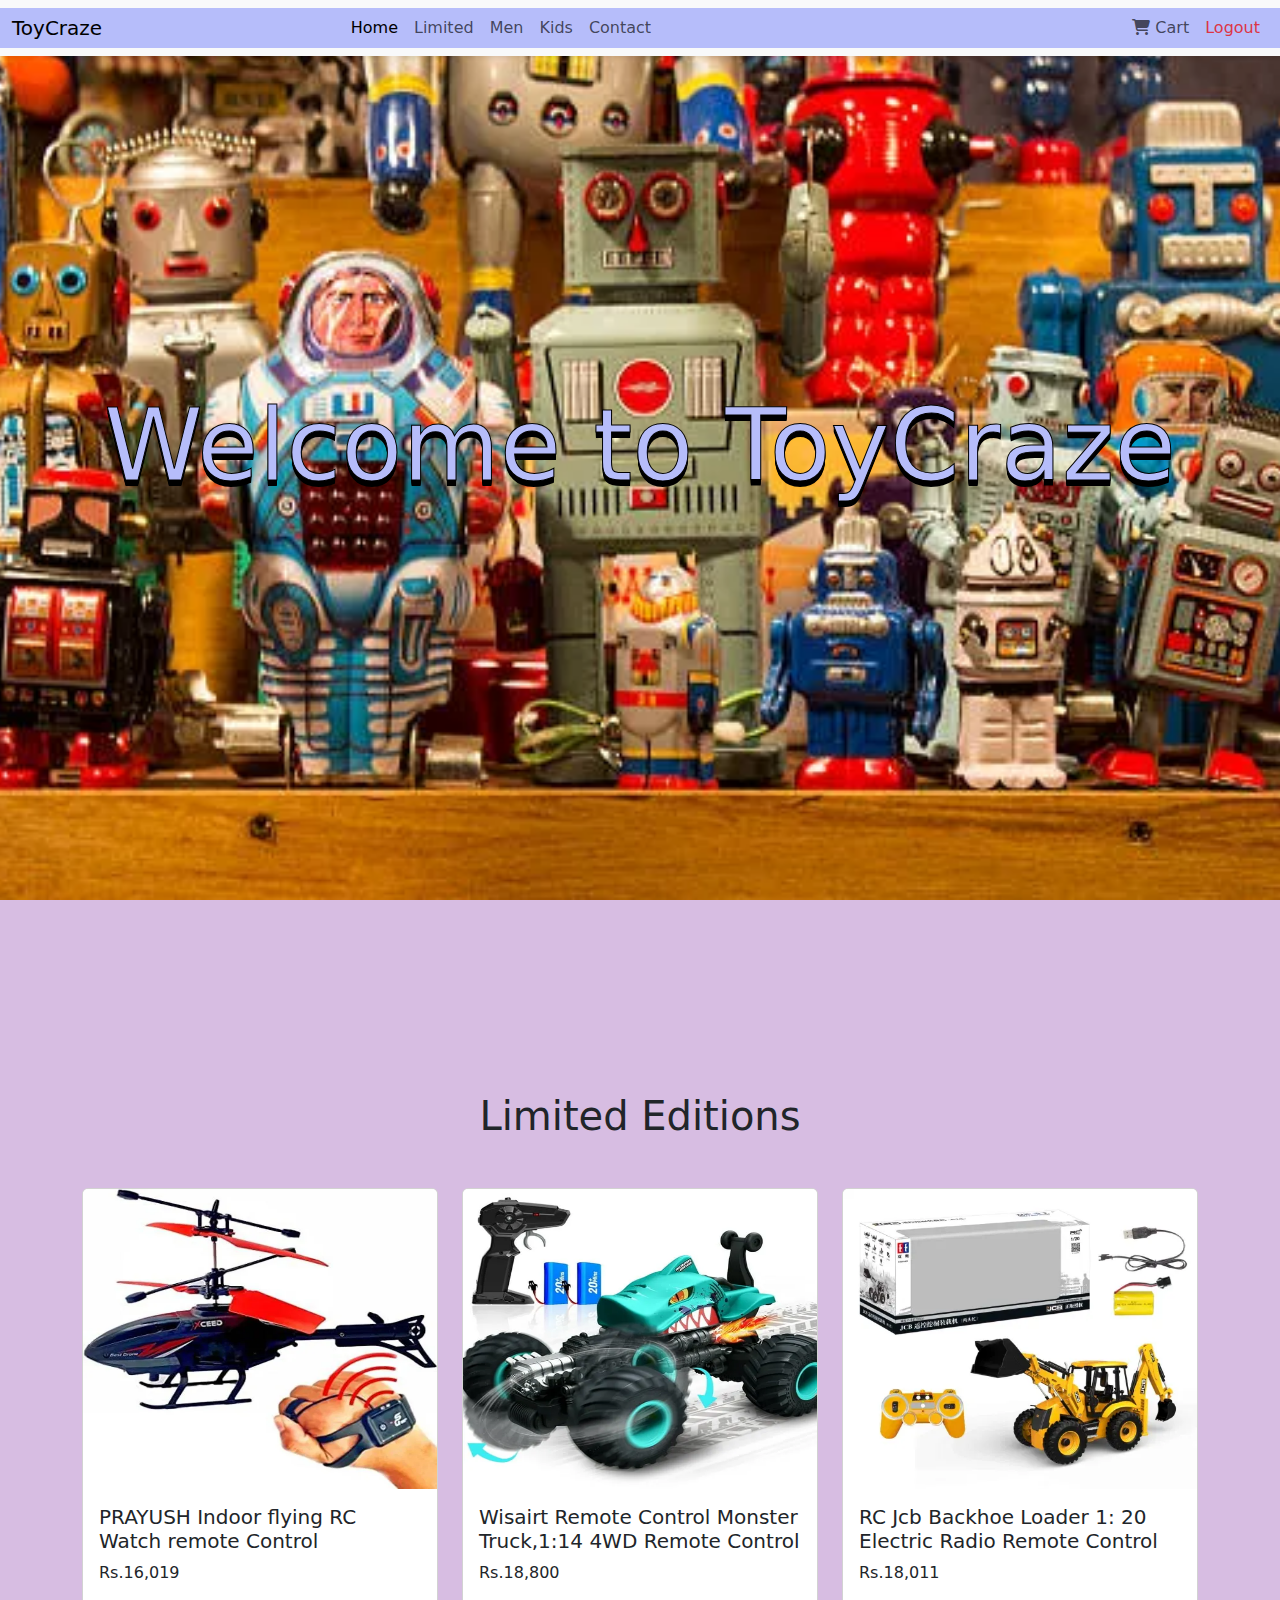
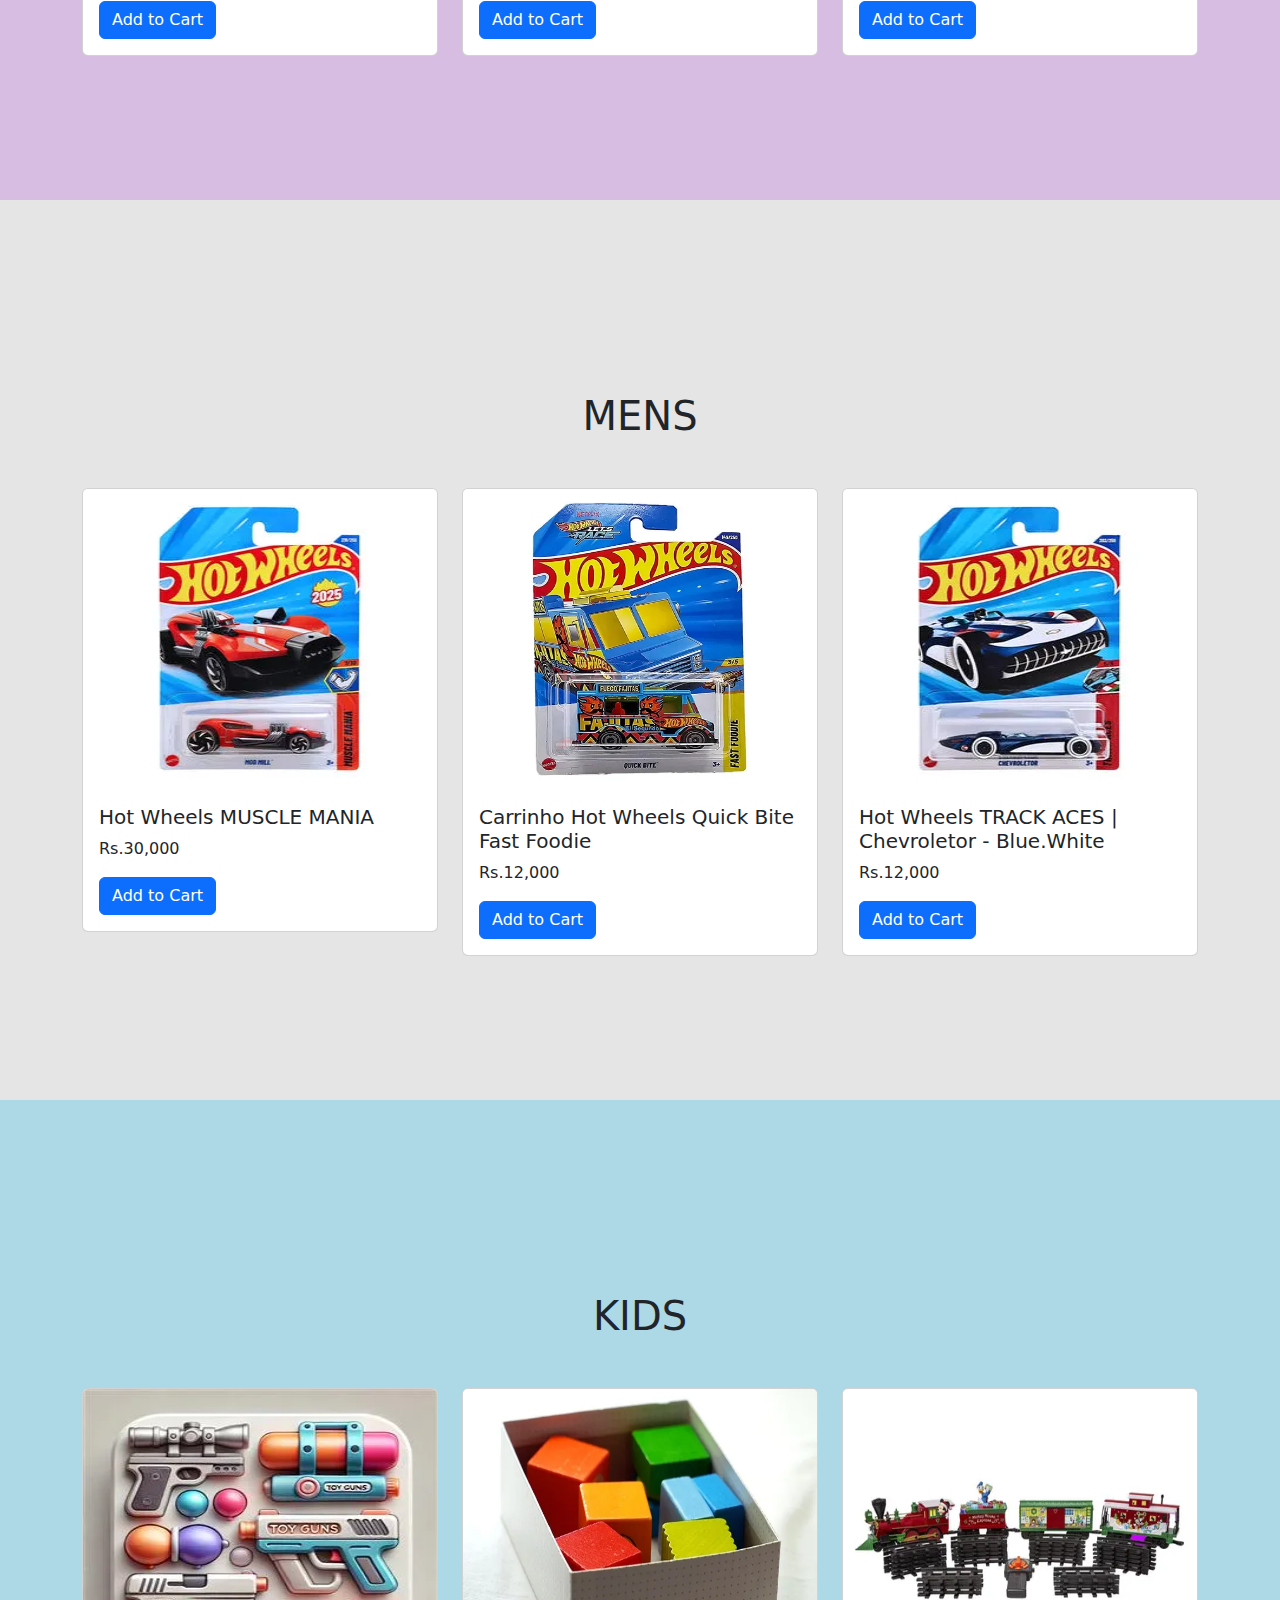
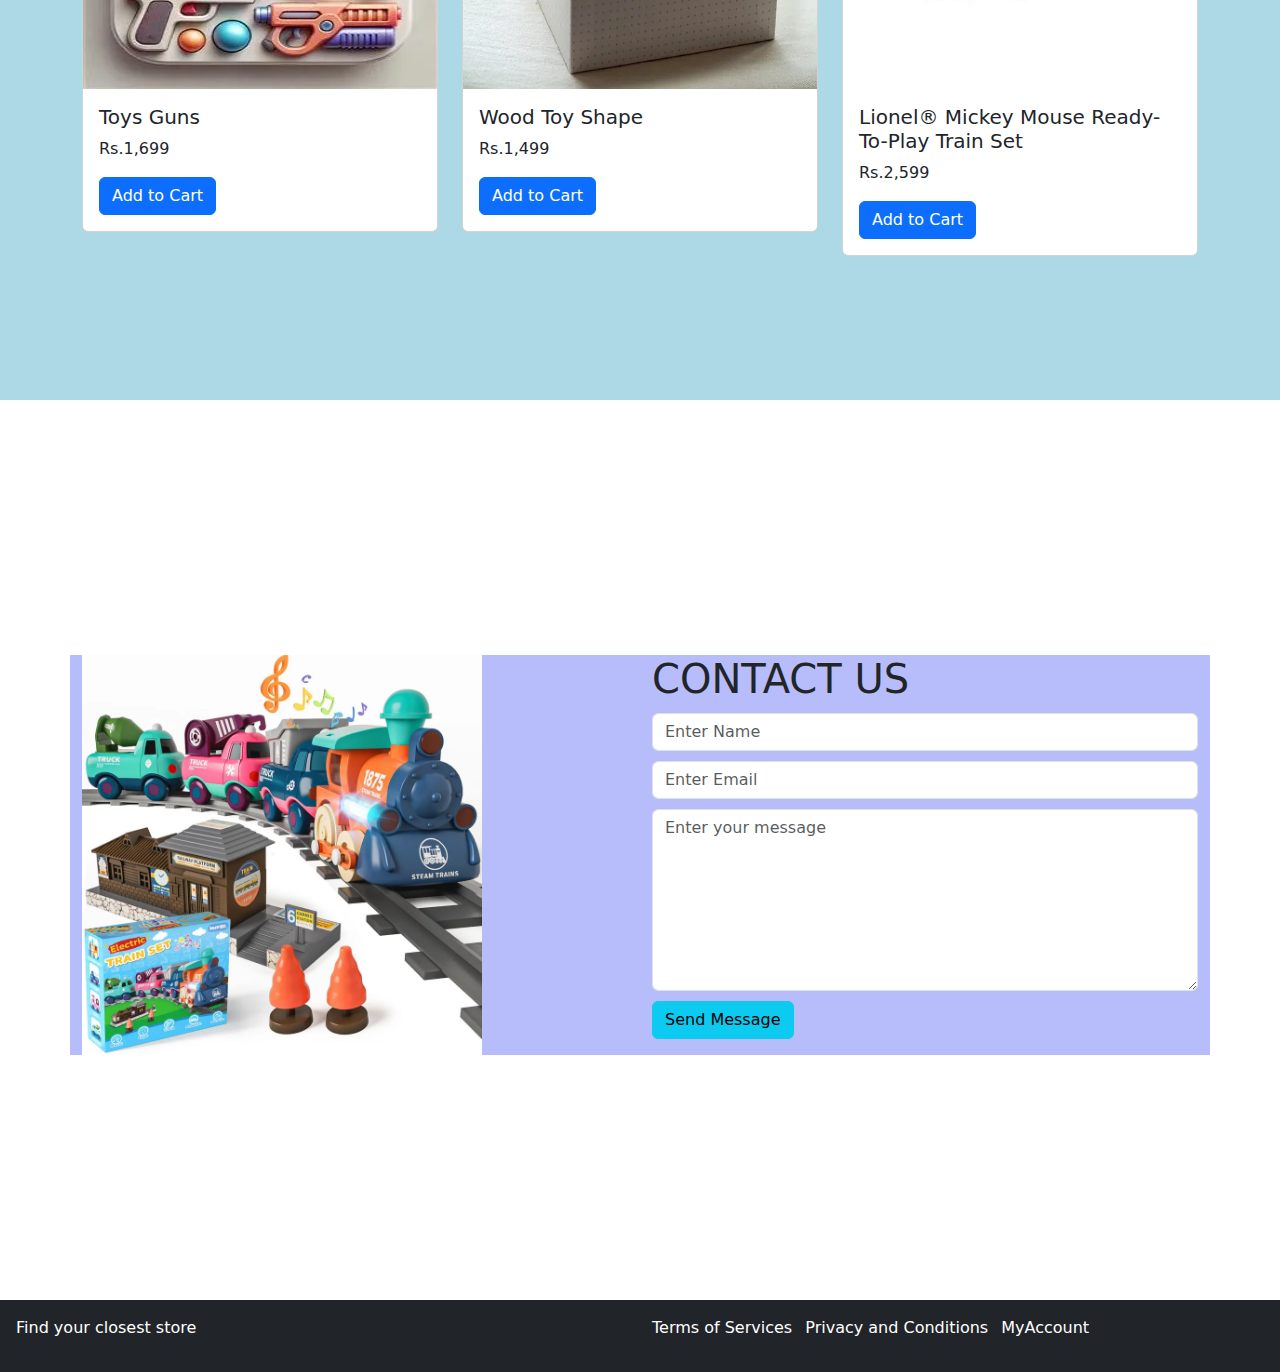
<file: E-commerce/frontend/index.html>
<!DOCTYPE html>
<html lang="en">
<head>
  <meta charset="UTF-8" />
  <meta name="viewport" content="width=device-width, initial-scale=1.0"/>
  <title>ToyCraze</title>
  <link rel="stylesheet" href="style.css" />
  <link href="https://cdn.jsdelivr.net/npm/bootstrap@5.3.6/dist/css/bootstrap.min.css" rel="stylesheet"/>
  <link rel="stylesheet" href="https://cdnjs.cloudflare.com/ajax/libs/font-awesome/6.5.0/css/all.min.css"/>
</head>
<nav class="navbar navbar-expand-lg bg-body-tertiary fixed-top shadow-sm">
  <div class="container-fluid custom-navbar">
    <a class="navbar-brand" href="#">ToyCraze</a>

    <button class="navbar-toggler" type="button" data-bs-toggle="collapse"
      data-bs-target="#navbarSupportedContent" aria-controls="navbarSupportedContent"
      aria-expanded="false" aria-label="Toggle navigation">
      <span class="navbar-toggler-icon"></span>
    </button>

    <div class="collapse navbar-collapse" id="navbarSupportedContent">
      <ul class="navbar-nav mx-auto mb-2 mb-lg-0">
        <li class="nav-item"><a class="nav-link active" href="#home">Home</a></li>
        <li class="nav-item"><a class="nav-link" href="#women">Limited</a></li>
        <li class="nav-item"><a class="nav-link" href="#men">Men</a></li>
        <li class="nav-item"><a class="nav-link" href="#kids">Kids</a></li>
        <li class="nav-item"><a class="nav-link" href="#contact">Contact</a></li>
      </ul>

      <!-- Right-side icons and welcome text -->
      <ul class="navbar-nav ms-auto mb-2 mb-lg-0">
        <li class="nav-item d-flex align-items-center">
          <span id="welcome-user" class="me-3"></span>
        </li>
        <li class="nav-item">
          <a class="nav-link" href="order.html">
            <i class="fas fa-shopping-cart"></i> Cart
          </a>
        </li>
        <li class="nav-item">
          <a class="nav-link text-danger" href="#" onclick="logout()">Logout</a>
        </li>
      </ul>
    </div>
  </div>
</nav>


<section id="home">
  <h1>Welcome to ToyCraze</h1>  
</section>

<!-- WOMEN SECTION -->
<section id="women" class="product-section">
  <div class="container m-5">
    <h1 class="text-center my-5">Limited Editions</h1>
    <div class="row g-4">
      <div class="col-lg-4 col-md-4 col-12">
        <div class="card"><img src="latte.png" class="card-img-top" height="300">
          <div class="card-body">
            <h5 class="card-title">PRAYUSH Indoor flying RC Watch remote Control</h5>
            <p class="card-text">Rs.16,019</p>
            <a href="#" class="btn btn-primary add-to-cart">Add to Cart</a>
          </div>
        </div>
      </div>
      <div class="col-lg-4 col-md-4 col-12">
        <div class="card"><img src="Neol.png" class="card-img-top" height="300">
          <div class="card-body">
            <h5 class="card-title">Wisairt Remote Control Monster Truck,1:14 4WD Remote Control</h5>
            <p class="card-text">Rs.18,800</p>
            <a href="#" class="btn btn-primary add-to-cart">Add to Cart</a>
          </div>
        </div>
      </div>
      <div class="col-lg-4 col-md-4 col-12">
        <div class="card"><img src="Bone.png" class="card-img-top" height="300">
          <div class="card-body">
            <h5 class="card-title">RC Jcb Backhoe Loader 1: 20 Electric Radio Remote Control</h5>
            <p class="card-text">Rs.18,011</p>
            <a href="#" class="btn btn-primary add-to-cart">Add to Cart</a>
          </div>
        </div>
      </div>
    </div>
  </div>
</section>

<!-- MEN SECTION -->
<section id="men" class="product-section">
  <div class="container m-5">
    <h1 class="text-center my-5">MENS</h1>
    <div class="row g-4">
      <div class="col-lg-4 col-md-4 col-12">
        <div class="card"><img src="1.png" class="card-img-top" height="300">
          <div class="card-body">
            <h5 class="card-title">Hot Wheels MUSCLE MANIA </h5>
            <p class="card-text">Rs.30,000</p>
            <a href="#" class="btn btn-primary add-to-cart">Add to Cart</a>
          </div>
        </div>
      </div>
      <div class="col-lg-4 col-md-4 col-12">
        <div class="card"><img src="2.png" class="card-img-top" height="300">
          <div class="card-body">
            <h5 class="card-title">Carrinho Hot Wheels Quick Bite Fast Foodie</h5>
            <p class="card-text">Rs.12,000</p>
            <a href="#" class="btn btn-primary add-to-cart">Add to Cart</a>
          </div>
        </div>
      </div>
      <div class="col-lg-4 col-md-4 col-12">
        <div class="card"><img src="3.png" class="card-img-top" height="300">
          <div class="card-body">
            <h5 class="card-title">Hot Wheels TRACK ACES | Chevroletor - Blue.White</h5>
            <p class="card-text">Rs.12,000</p>
            <a href="#" class="btn btn-primary add-to-cart">Add to Cart</a>
          </div>
        </div>
      </div>
    </div>
  </div>
</section>

<!-- KIDS SECTION -->
<section id="kids" class="product-section">
  <div class="container m-5">
    <h1 class="text-center my-5">KIDS</h1>
    <div class="row g-4">
      <div class="col-lg-4 col-md-4 col-12">
        <div class="card"><img src="k1.png" class="card-img-top" height="300">
          <div class="card-body">
            <h5 class="card-title">Toys Guns</h5>
            <p class="card-text">Rs.1,699</p>
            <a href="#" class="btn btn-primary add-to-cart">Add to Cart</a>
          </div>
        </div>
      </div>
      <div class="col-lg-4 col-md-4 col-12">
        <div class="card"><img src="k2.png" class="card-img-top" height="300">
          <div class="card-body">
            <h5 class="card-title">Wood Toy Shape</h5>
            <p class="card-text">Rs.1,499</p>
            <a href="#" class="btn btn-primary add-to-cart">Add to Cart</a>
          </div>
        </div>
      </div>
      <div class="col-lg-4 col-md-4 col-12">
        <div class="card"><img src="k3.png" class="card-img-top" height="300">
          <div class="card-body">
            <h5 class="card-title">Lionel® Mickey Mouse Ready-To-Play Train Set</h5>
            <p class="card-text">Rs.2,599</p>
            <a href="#" class="btn btn-primary add-to-cart">Add to Cart</a>
          </div>
        </div>
      </div>
    </div>
  </div>
</section>

<!-- CONTACT SECTION -->
<section id="contact">
  <div class="container box">
    <div class="row">
      <div class="col-lg-6 col-md-6 col-6">
        <img src="cont.jpg" height="400" width="400">
      </div>
      <div class="col-lg-6 col-md-6 col-6">
        <h1>CONTACT US</h1>
        <form>
          <input type="text" class="form-control" placeholder="Enter Name">
          <input type="email" class="form-control" placeholder="Enter Email">
          <textarea class="form-control" placeholder="Enter your message" rows="7"></textarea>
          <button class="btn btn-info">Send Message</button>
        </form>
      </div>
    </div>
  </div>
</section>

<!-- FOOTER -->
<footer class="p-3 bg-dark text-white">
  <div class="row">
    <div class="col">
      <p>Find your closest store</p>
    </div>
    <div class="col">
      <ul class="list-inline">
        <li class="list-inline-item"><a class="text-white text-decoration-none" href="#">Terms of Services</a></li>
        <li class="list-inline-item"><a class="text-white text-decoration-none" href="#">Privacy and Conditions</a></li>
        <li class="list-inline-item"><a class="text-white text-decoration-none" href="#">MyAccount</a></li>
      </ul>
    </div>
  </div>
</footer>

<script src="https://cdn.jsdelivr.net/npm/@popperjs/core@2.11.8/dist/umd/popper.min.js"></script>
<script src="https://cdn.jsdelivr.net/npm/bootstrap@5.3.6/dist/js/bootstrap.min.js"></script>
<script src="script.js"></script>
</body>
</html>
</file>
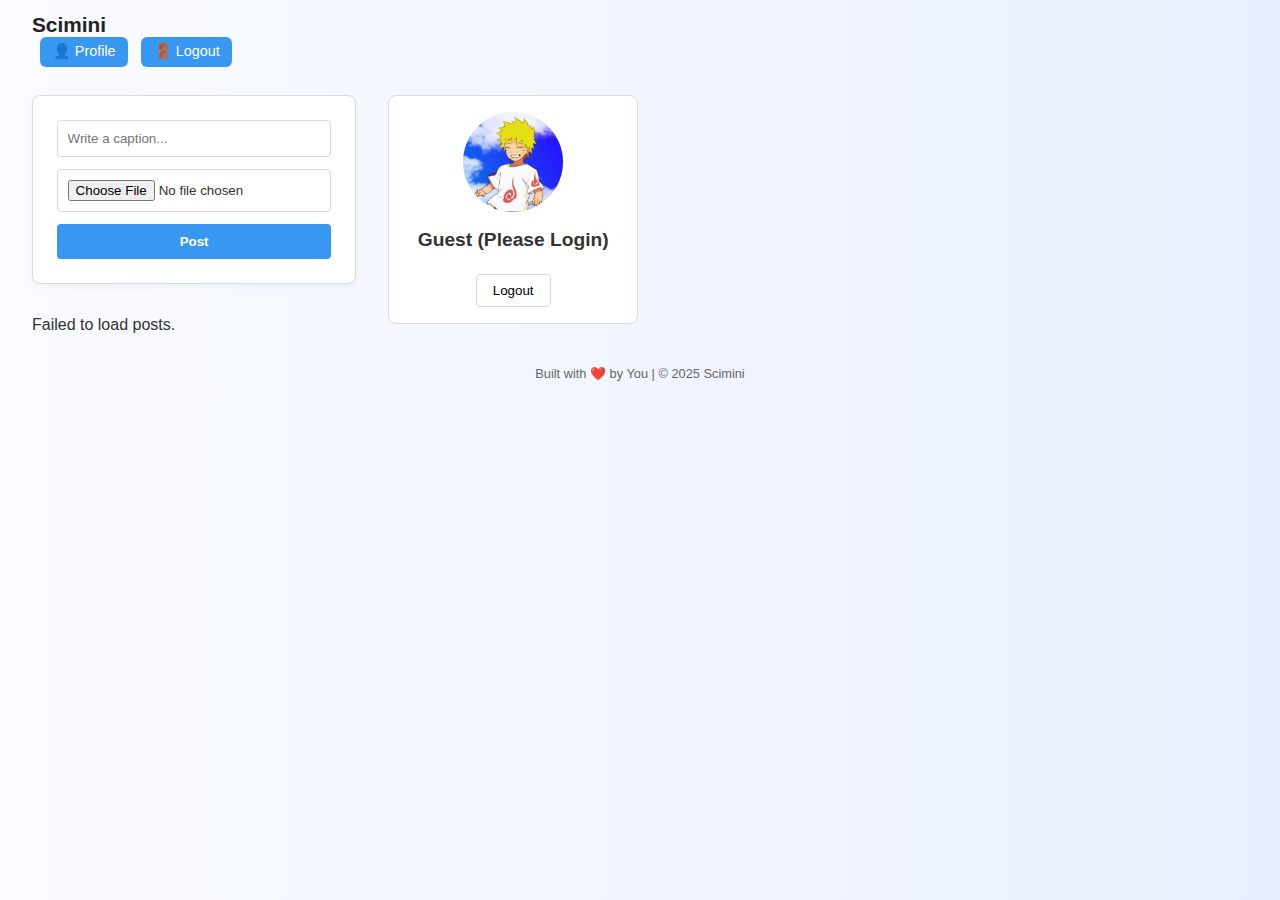
<file: Social media/frontend/index.html>
<!DOCTYPE html>
<html lang="en">
<head>
  <meta charset="UTF-8">
  <title>Social App • Home</title>
  <link rel="stylesheet" href="style.css">
</head>
<body>

  <!-- NAVBAR -->
  <nav class="navbar">
    <div class="logo">Scimini</div>
    <div class="nav-right">
      <button onclick="window.location.href='profile.html'">👤 Profile</button>
      <button onclick="logout()">🚪 Logout</button>
    </div>
  </nav>

  <div class="container">

    <!-- LEFT: FEED -->
    <div>
      <!-- Upload Card -->
      <div class="upload-card">
        <form id="uploadForm" enctype="multipart/form-data">
          <input type="text" name="caption" placeholder="Write a caption..." required>
          <input type="file" name="image" accept="image/*" required>
          <button type="submit">Post</button>
        </form>
      </div>

      <!-- Feed -->
      <div id="feed" class="feed"></div>
    </div>

    <!-- RIGHT: PROFILE SIDEBAR -->
    <aside class="profile-sidebar">
      <img id="profilePic" src="abc.png" alt="Profile Pic" onerror="this.src='abc.png'">
      <h2 id="loggedUser">@loading</h2>
      <button onclick="logout()">Logout</button>
    </aside>

  </div>
  <footer style="text-align:center; padding: 1rem; font-size: 0.8rem; color:#666;">
  Built with ❤️ by You | © 2025 Scimini
</footer>

  <script src="scripts.js"></script>
</body>
</html>
</file>
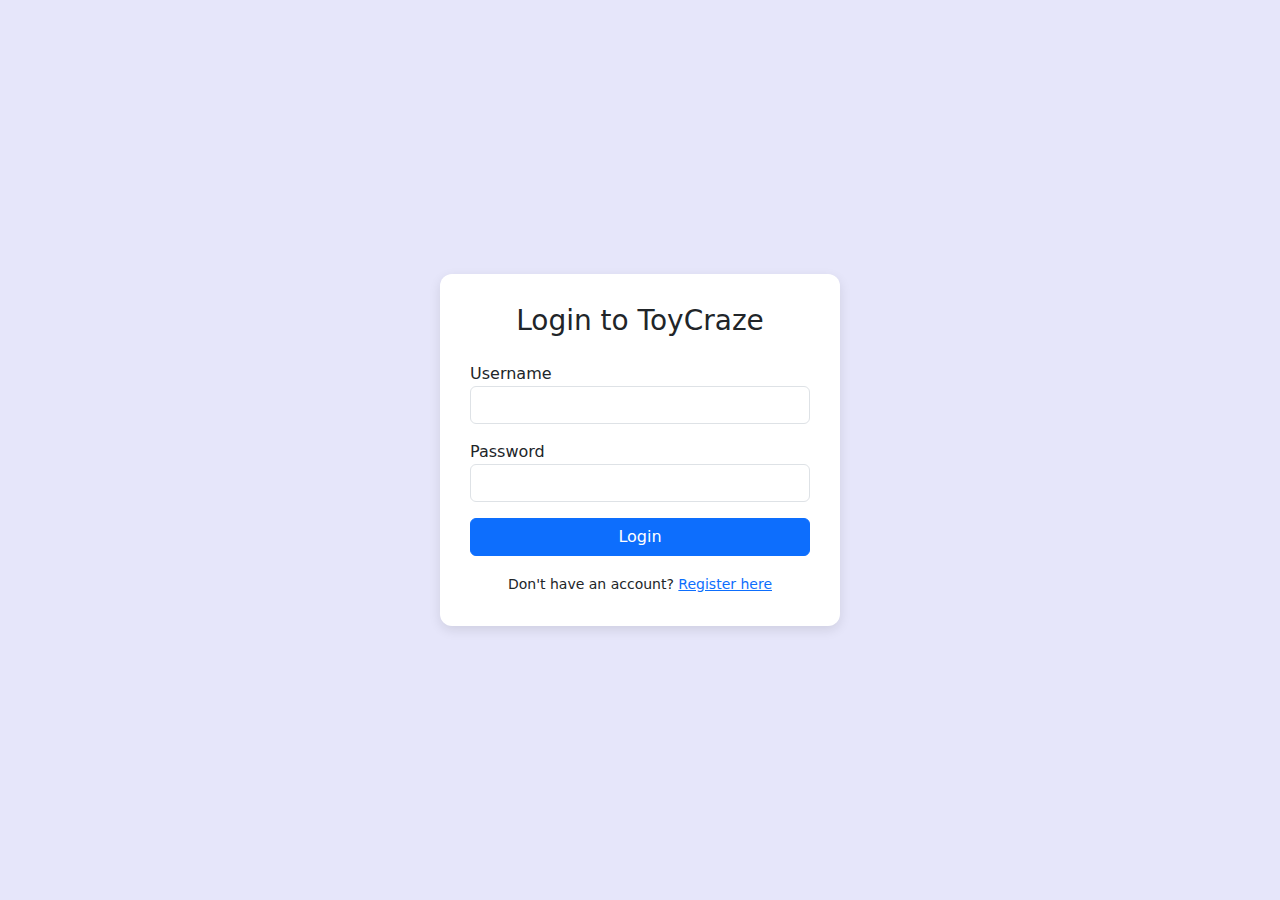
<file: E-commerce/frontend/login.html>
<!DOCTYPE html>
<html lang="en">
<head>
  <meta charset="UTF-8" />
  <title>Login - ToyCraze</title>
  <link href="https://cdn.jsdelivr.net/npm/bootstrap@5.3.6/dist/css/bootstrap.min.css" rel="stylesheet" />
  <style>
    body {
      background-color: #e6e6fa;
      display: flex;
      justify-content: center;
      align-items: center;
      height: 100vh;
    }
    .login-box {
      background: white;
      padding: 30px;
      border-radius: 12px;
      box-shadow: 0 4px 12px rgba(0,0,0,0.1);
      width: 100%;
      max-width: 400px;
    }
  </style>
</head>
<body>
  <div class="login-box">
    <h3 class="text-center mb-4">Login to ToyCraze</h3>
    <form id="login-form">
      <div class="mb-3">
        <label>Username</label>
        <input type="text" class="form-control" id="username" required />
      </div>
      <div class="mb-3">
        <label>Password</label>
        <input type="password" class="form-control" id="password" required />
      </div>
      <button class="btn btn-primary w-100" type="submit">Login</button>
    </form>
    <div class="mt-3 text-center">
      <small>Don't have an account? <a href="register.html">Register here</a></small>
    </div>
  </div>

  <script>
  document.getElementById("login-form").addEventListener("submit", async function(e) {
    e.preventDefault();

    const username = document.getElementById("username").value;
    const password = document.getElementById("password").value;

    try {
      const res = await fetch("http://localhost:5000/api/login", {
        method: "POST",
        headers: {
          "Content-Type": "application/json"
        },
        credentials: "include",
        body: JSON.stringify({ username, password })
      });

      const data = await res.json();

      if (data.success) {
        localStorage.setItem("user", JSON.stringify(data.user));
        window.location.href = "index.html";
      } else {
        alert(data.message || "Login failed");
      }
    } catch (err) {
      alert("Error logging in");
      console.error("Login error:", err);
    }
  });
</script>

</body>
</html>
</file>
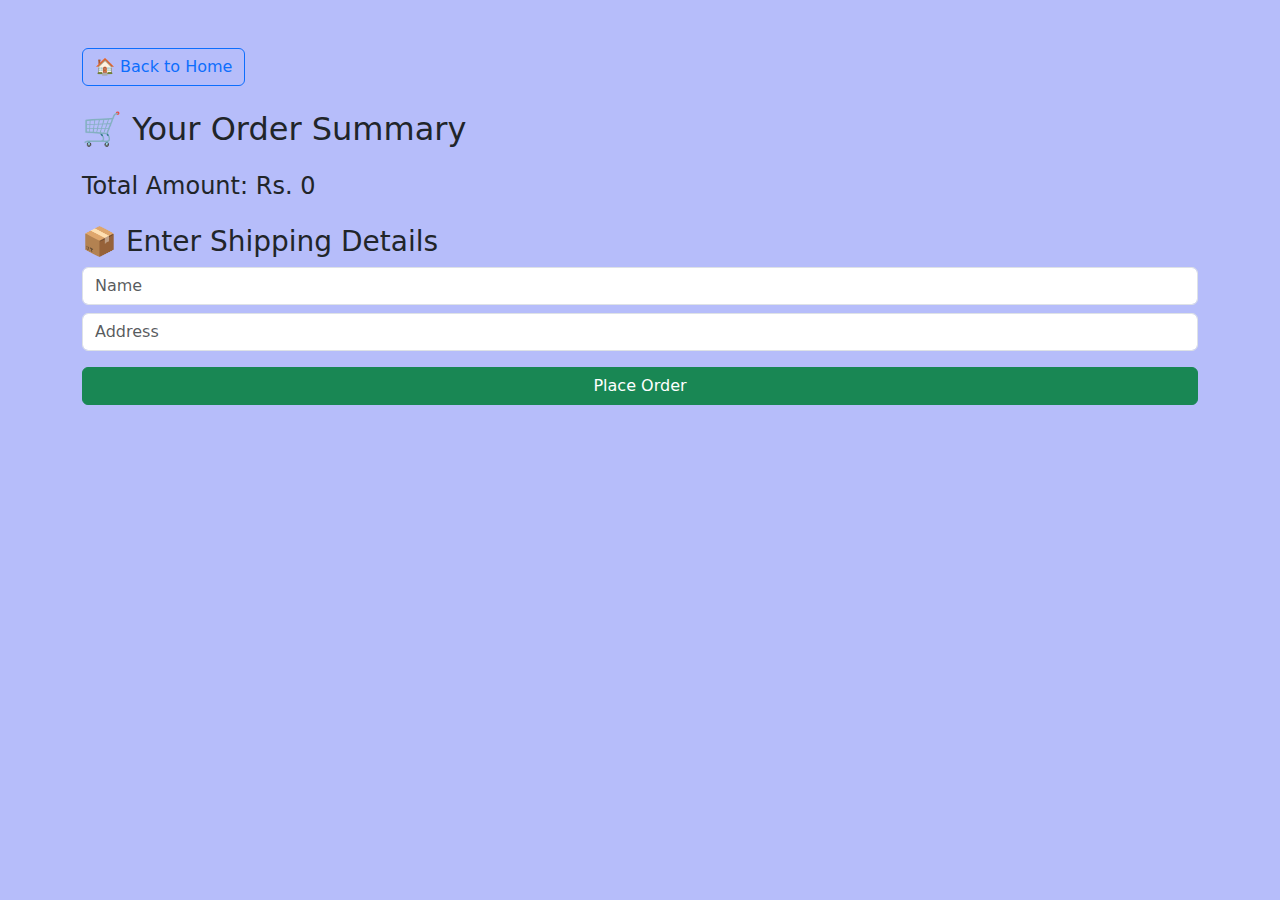
<file: E-commerce/frontend/order.html>
<!DOCTYPE html>
<html lang="en">
<head>
  <meta charset="UTF-8" />
  <title>ToyCraze - Order Summary</title>
  <link href="https://cdn.jsdelivr.net/npm/bootstrap@5.3.6/dist/css/bootstrap.min.css" rel="stylesheet" />
  <style>
    body {
      background-color: #b6bdfa;
    }

    .order-item {
      display: flex;
      gap: 20px;
      margin-bottom: 25px;
      background: white;
      padding: 15px;
      border-radius: 10px;
      box-shadow: 0 4px 12px rgba(0, 0, 0, 0.05);
    }

    .order-item img {
      width: 100px;
      height: auto;
      border-radius: 5px;
      object-fit: cover;
    }

    .item-details {
      flex-grow: 1;
    }

    .item-details h5 {
      margin-bottom: 5px;
    }

    .quantity-controls {
      display: flex;
      align-items: center;
      gap: 10px;
      margin-top: 10px;
    }

    .remove-btn {
      margin-top: 15px;
    }

    #confirmation {
      font-size: 18px;
    }
  </style>
</head>
<body>
  <div class="container mt-5">
    <a href="index.html" class="btn btn-outline-primary mb-4">
    🏠 Back to Home
    </a>
    <h2 class="mb-4">🛒 Your Order Summary</h2>
    <div id="order-list"></div>

    <div class="mt-3">
      <h4>Total Amount: <span id="total-amount">Rs. 0</span></h4>
    </div>

    <h3 class="mt-4">📦 Enter Shipping Details</h3>
    <form id="order-form">
      <input class="form-control mb-2" type="text" placeholder="Name" required />
      <!-- <input class="form-control mb-2" type="email" placeholder="Email" required /> -->
      <input class="form-control mb-2" type="text" placeholder="Address" required />
      <button class="btn btn-success w-100 mt-2" type="submit">Place Order</button>
    </form>

    <div id="confirmation" class="mt-4 text-success fw-bold text-center"></div>
  </div>

  <script>
    // --- Load user and cart ---
    const user = JSON.parse(localStorage.getItem("user"));
    const cartKey = user ? `ToyCrazeCart_${user.username}` : "ToyCrazeCart_guest";
    let cart = JSON.parse(localStorage.getItem(cartKey)) || [];
    const orderList = document.getElementById("order-list");

    function updateCart() {
      orderList.innerHTML = "";
      let total = 0;

      cart.forEach((item, index) => {
        const div = document.createElement("div");
        div.className = "order-item";

        const img = document.createElement("img");
        img.src = item.image || "placeholder.jpg";
        img.alt = item.title;
        img.onerror = () => img.src = "placeholder.jpg";

        const info = document.createElement("div");
        info.className = "item-details";

        const title = document.createElement("h5");
        title.textContent = item.title;

        const price = document.createElement("p");
        price.textContent = item.price;

        const quantity = document.createElement("div");
        quantity.className = "quantity-controls";

        const minusBtn = document.createElement("button");
        minusBtn.className = "btn btn-outline-secondary btn-sm";
        minusBtn.textContent = "-";
        minusBtn.onclick = () => {
          if (item.quantity > 1) {
            item.quantity--;
            localStorage.setItem(cartKey, JSON.stringify(cart));
            updateCart();
          }
        };

        const qtyDisplay = document.createElement("span");
        qtyDisplay.textContent = item.quantity;
        qtyDisplay.style.minWidth = "20px";

        const plusBtn = document.createElement("button");
        plusBtn.className = "btn btn-outline-secondary btn-sm";
        plusBtn.textContent = "+";
        plusBtn.onclick = () => {
          item.quantity++;
          localStorage.setItem(cartKey, JSON.stringify(cart));
          updateCart();
        };

        quantity.appendChild(minusBtn);
        quantity.appendChild(qtyDisplay);
        quantity.appendChild(plusBtn);

        const removeBtn = document.createElement("button");
        removeBtn.className = "btn btn-danger btn-sm remove-btn";
        removeBtn.textContent = "Remove";
        removeBtn.onclick = () => {
          cart.splice(index, 1);
          localStorage.setItem(cartKey, JSON.stringify(cart));
          updateCart();
        };

        info.appendChild(title);
        info.appendChild(price);
        info.appendChild(quantity);
        info.appendChild(removeBtn);

        div.appendChild(img);
        div.appendChild(info);
        orderList.appendChild(div);

        const numericPrice = parseInt(item.price.replace(/[^0-9]/g, '')) || 0;
        total += numericPrice * item.quantity;
      });

      document.getElementById("total-amount").textContent = `Rs. ${total.toLocaleString()}`;
    }

    updateCart();

    // --- Submit Order to Backend ---
    document.getElementById("order-form").addEventListener("submit", async function (e) {
      e.preventDefault();

      const name = this[0].value;
      const email = this[1].value;
      const address = this[2].value;
      const totalAmount = document.getElementById("total-amount").innerText;

      if (!user) {
        alert("You must be logged in to place an order");
        return;
      }

      try {
        const res = await fetch("http://localhost:5000/api/order", {
          method: "POST",
          headers: { "Content-Type": "application/json" },
          body: JSON.stringify({
            userId: user.id,
            email: user.email,
            items: cart,
            totalAmount,
            shipping: { name, email, address }
          })
        });

        const data = await res.json();
        if (data.success) {
        localStorage.removeItem(cartKey);
        cart = [];
        updateCart();
        document.getElementById("total-amount").textContent = "Rs. 0";
        document.getElementById("confirmation").textContent =
          "✅ Order placed and invoice sent to your email!";

        // ✅ Clear form boxes after order placed
        this.reset();
      }else {
          alert("Order failed: " + data.message);
        }
      } catch (err) {
        alert("Error placing order");
        console.error(err);
      }
    });
  </script>
</body>
</html>
</file>
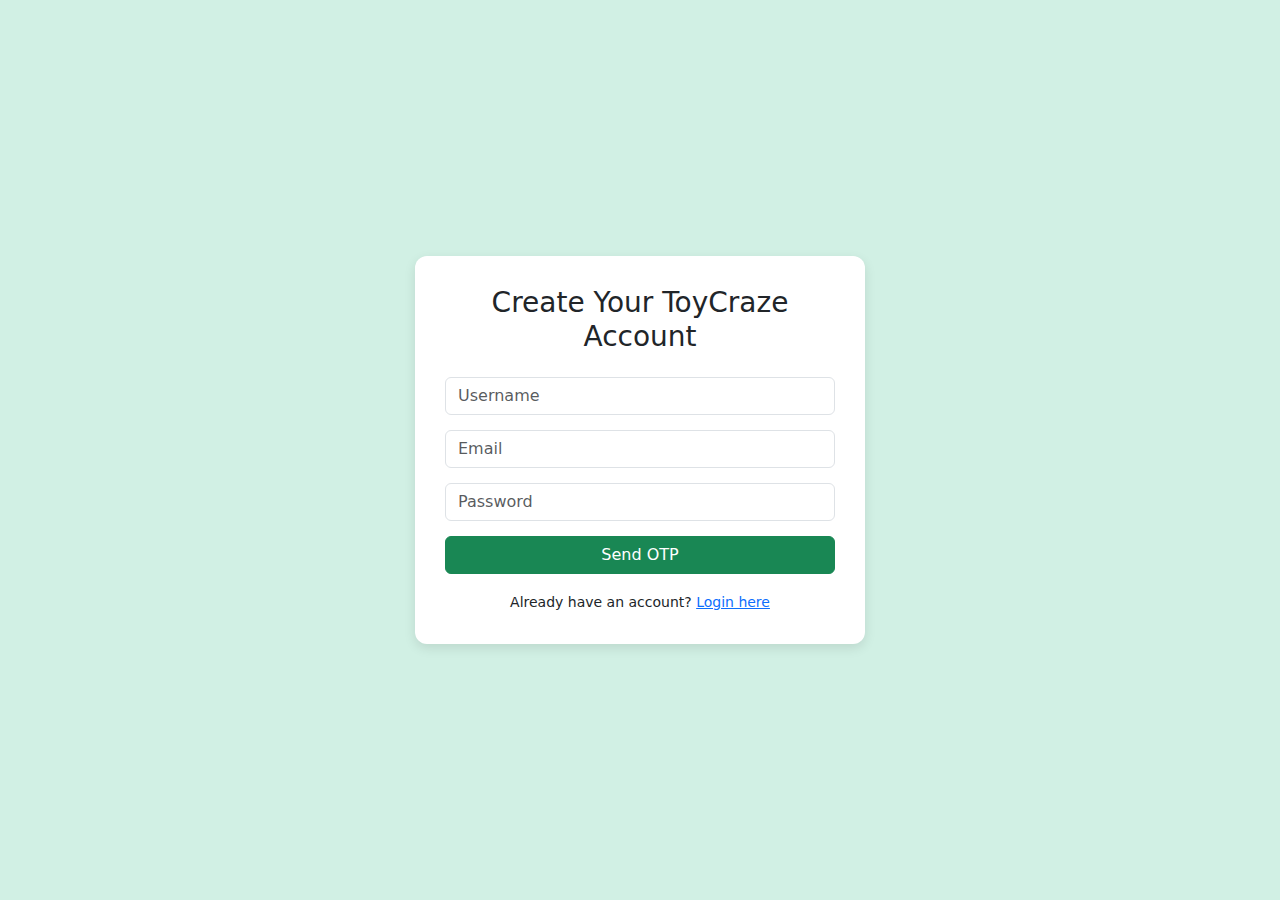
<file: E-commerce/frontend/register.html>
<!DOCTYPE html>
<html lang="en">
<head>
  <meta charset="UTF-8" />
  <title>Register - ToyCraze</title>
  <link href="https://cdn.jsdelivr.net/npm/bootstrap@5.3.6/dist/css/bootstrap.min.css" rel="stylesheet" />
  <style>
    body {
      background-color: #d1f0e4;
      display: flex;
      justify-content: center;
      align-items: center;
      height: 100vh;
    }
    .register-box {
      background: white;
      padding: 30px;
      border-radius: 12px;
      box-shadow: 0 4px 12px rgba(0,0,0,0.1);
      width: 100%;
      max-width: 450px;
    }
    input {
      margin-bottom: 15px;
    }
  </style>
</head>
<body>
  <div class="register-box">
    <h3 class="text-center mb-4">Create Your ToyCraze Account</h3>
    <form id="register-form">
      <input type="text" class="form-control" placeholder="Username" required id="username" />
      <input type="email" class="form-control" placeholder="Email" required id="email" />
      <input type="password" class="form-control" placeholder="Password" required id="password" />
      <button class="btn btn-success w-100" type="submit">Send OTP</button>
      <p id="msg" class="mt-2 text-center text-danger"></p>
    </form>
    <div class="mt-3 text-center">
      <small>Already have an account? <a href="login.html">Login here</a></small>
    </div>
  </div>

  <script>
    document.getElementById("register-form").addEventListener("submit", async (e) => {
      e.preventDefault();
      const username = document.getElementById("username").value.trim();
      const email = document.getElementById("email").value.trim();
      const password = document.getElementById("password").value.trim();

      try {
        const res = await fetch("http://localhost:5000/api/register", {
          method: "POST",
          headers: { "Content-Type": "application/json" },
          body: JSON.stringify({ username, email, password }),
        });

        const data = await res.json();
        document.getElementById("msg").innerText = data.message;

        if (res.ok && data.success) {
          localStorage.setItem("tempEmail", email);
          localStorage.setItem("tempPassword", password);
          localStorage.setItem("tempUsername", username);
          window.location.href = "verify.html";
        }
      } catch (err) {
        document.getElementById("msg").innerText = "Registration failed. Please try again.";
      }
    });
  </script>
</body>
</html>
</file>
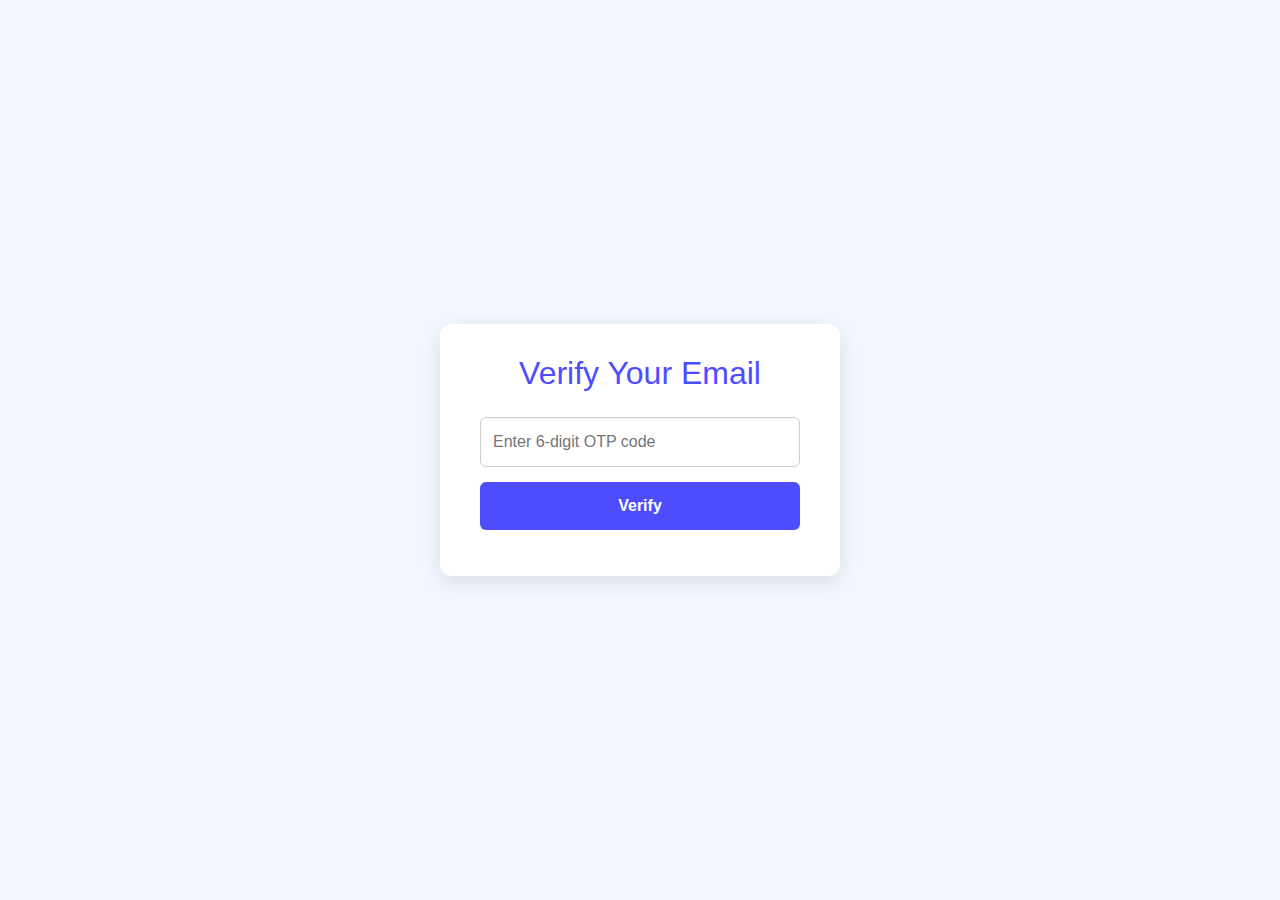
<file: E-commerce/frontend/verify.html>
<!DOCTYPE html>
<html lang="en">
<head>
  <meta charset="UTF-8" />
  <title>Verify OTP | ToyCraze</title>
  <link href="https://cdn.jsdelivr.net/npm/bootstrap@5.3.6/dist/css/bootstrap.min.css" rel="stylesheet" />
  <style>
    body {
      background-color: #f2f7ff;
      display: flex;
      justify-content: center;
      align-items: center;
      height: 100vh;
      font-family: 'Segoe UI', sans-serif;
    }

    .verify-box {
      background: white;
      padding: 30px 40px;
      border-radius: 12px;
      box-shadow: 0 6px 20px rgba(0,0,0,0.1);
      max-width: 400px;
      width: 100%;
    }

    .verify-box h2 {
      text-align: center;
      margin-bottom: 25px;
      color: #4d4dff;
    }

    input[type="text"] {
      width: 100%;
      padding: 12px;
      margin-bottom: 15px;
      border: 1px solid #ccc;
      border-radius: 6px;
      font-size: 16px;
    }

    button {
      width: 100%;
      padding: 12px;
      background-color: #4d4dff;
      color: white;
      font-weight: bold;
      border: none;
      border-radius: 6px;
      cursor: pointer;
      transition: background 0.3s ease;
    }

    button:hover {
      background-color: #3333cc;
    }

    #msg {
      margin-top: 10px;
      text-align: center;
      color: red;
      font-size: 14px;
    }
  </style>
</head>
<body>
  <div class="verify-box">
    <h2>Verify Your Email</h2>
    <form id="verify-form">
      <input type="text" placeholder="Enter 6-digit OTP code" required id="code" />
      <button type="submit">Verify</button>
      <p id="msg"></p>
    </form>
  </div>

  <script>
    document.getElementById("verify-form").addEventListener("submit", async (e) => {
      e.preventDefault();
      const code = document.getElementById("code").value.trim();
      const email = localStorage.getItem("tempEmail");

      try {
        const res = await fetch("http://localhost:5000/api/verify", {
          method: "POST",
          headers: { "Content-Type": "application/json" },
          body: JSON.stringify({ email, code })
        });

        const data = await res.json();
        document.getElementById("msg").innerText = data.message;

        if (data.success) {
          localStorage.removeItem("tempEmail");
          window.location.href = "login.html";
        }
      } catch (err) {
        document.getElementById("msg").innerText = "Verification failed. Please try again.";
        console.error("Verification error:", err);
      }
    });
  </script>
</body>
</html>
</file>
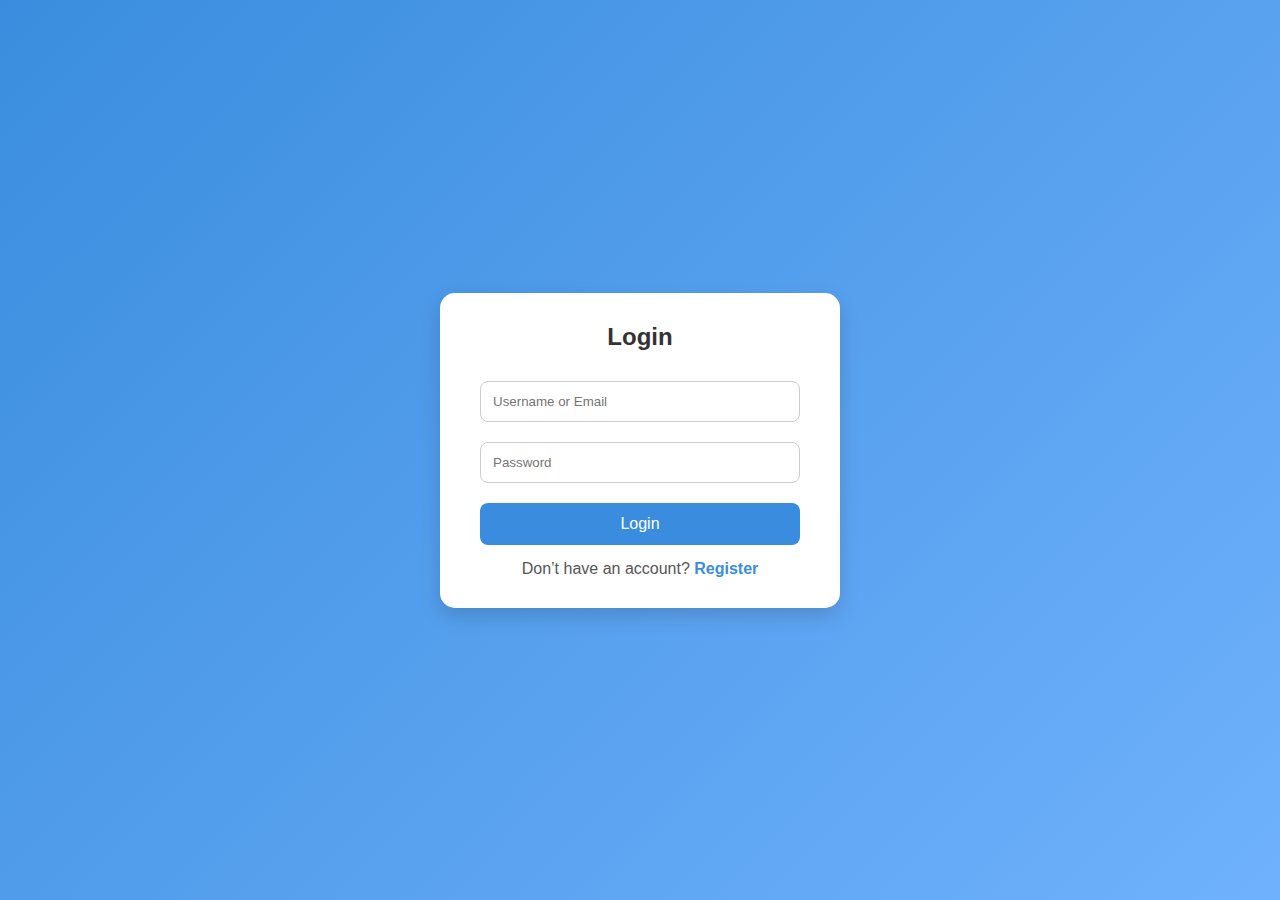
<file: Social media/frontend/login.html>
<!DOCTYPE html>
<html lang="en">
<head>
  <meta charset="UTF-8">
  <title>Login - Social App</title>
  <link rel="stylesheet" href="s.css">
</head>
<body>
  <div class="form-container">
    <h2>Login</h2>
    <form id="loginForm">
      <input type="text" placeholder="Username or Email" name="emailOrUsername" required>
      <input type="password" placeholder="Password" name="password" required>
      <button type="submit">Login</button>
    </form>
    <p class="form-text">Don’t have an account? <a href="register.html">Register</a></p>
  </div>

  <script>
    const form = document.getElementById('loginForm');
    form.addEventListener('submit', async (e) => {
      e.preventDefault();
      const formData = new FormData(form);
      const data = {
        emailOrUsername: formData.get("emailOrUsername"),
        password: formData.get("password")
      };
      try {
        const res = await fetch('http://localhost:5000/api/users/login', {
          method: 'POST',
          headers: { 'Content-Type': 'application/json' },
          body: JSON.stringify(data)
        });
        const result = await res.json();
        if (res.ok) {
          alert('Login successful!');
          localStorage.setItem("userId", result.userId);
          window.location.href = "index.html";
        } else {
          alert(result.error || "Login failed");
        }
      } catch (err) {
        alert('Server error');
      }
    });
  </script>
</body>
</html>
</file>
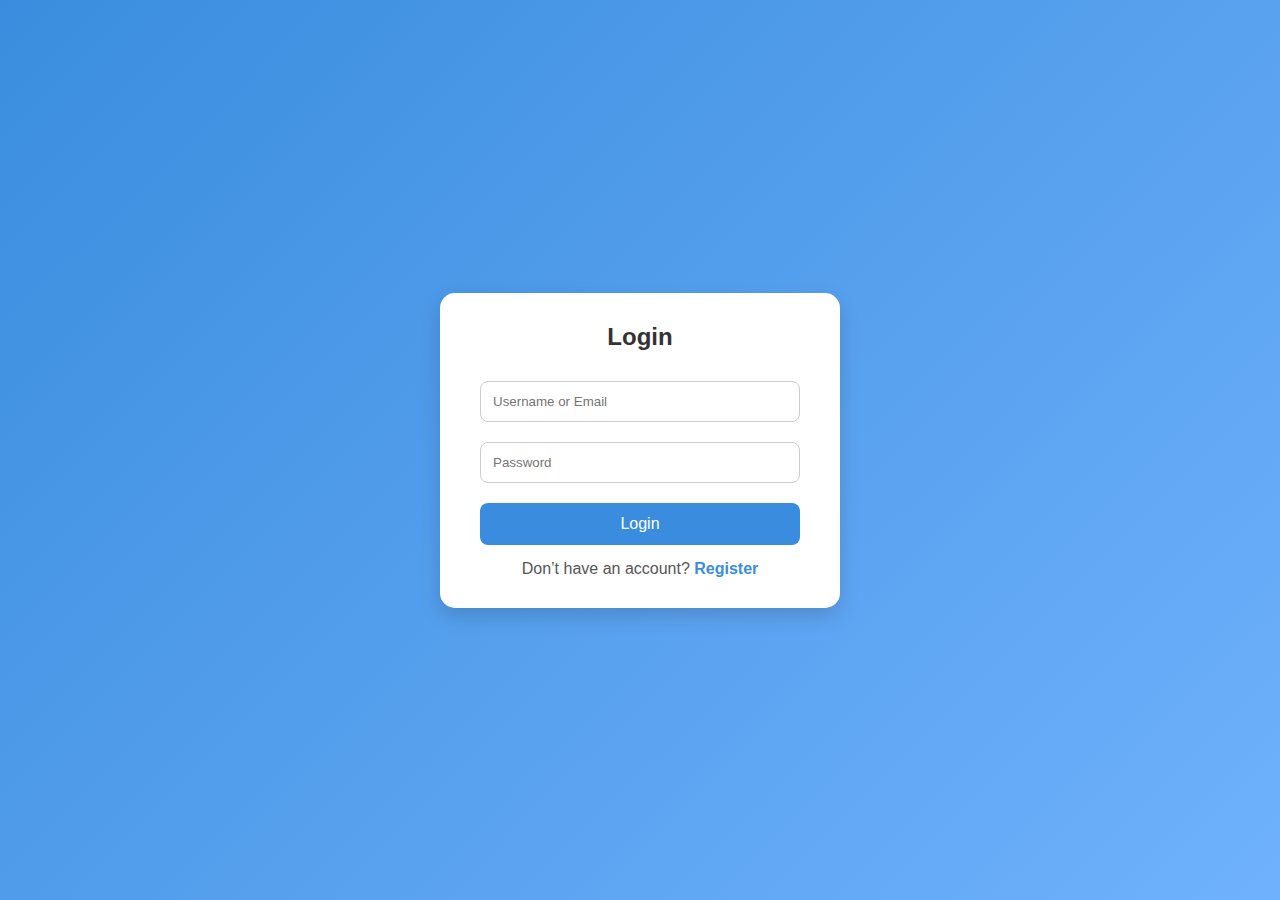
<file: Social media/frontend/profile.html>
<!DOCTYPE html>
<html lang="en">
<head>
  <meta charset="UTF-8">
  <title>Social App • Profile</title>
  <link rel="stylesheet" href="style.css">
</head>
<body>

  <!-- NAVBAR -->
  <nav class="navbar">
    <div class="logo">Scimini</div>
    <div class="nav-right">
      <button onclick="window.location.href='index.html'">🏠 Home</button>
      <button onclick="logout()">🚪 Logout</button>
    </div>
  </nav>

  <div class="container">

    <!-- LEFT: Your Posts -->
    <div>
      <div id="my-posts" class="feed"></div>
    </div>

    <!-- RIGHT: Sidebar (User Info) -->
    
    <aside class="profile-sidebar">
      <img id="profilePic" src="http://localhost:5000/uploads/abc.png" alt="Profile Pic">
      <h2 id="profileName">@loading</h2>
      <p id="profileEmail">email@example.com</p>
    </aside>
     <form id="picForm" enctype="multipart/form-data">
      <input type="file" name="profilePic" accept="image/*" required>
      <button type="submit">Update Photo</button>
    </form>

  </div>

  <script >
    // Similar to script.js but only fetching your posts...
      async function loadProfile() {
      const userId = localStorage.getItem("userId");
      if (!userId) return window.location.href = 'login.html';

      // Fetch user info
      const u = await fetch(`http://localhost:5000/api/users/${userId}`).then(r=>r.json());
      document.getElementById('profileName').textContent = '@'+u.username;
      document.getElementById('profileEmail').textContent = u.email;
      document.getElementById('profilePic').src = u.profilePic || 'abc.png';  

      // profilePic2.src = u.profilePic || default;

      // Fetch and render your posts
      const posts = await fetch('http://localhost:5000/api/posts/all').then(r=>r.json());
      const my = posts.filter(p => p.userId._id === userId);

      const container = document.getElementById('my-posts');
      container.innerHTML = '';
      my.forEach(post => {
        const div = document.createElement('div');
        div.className = 'card';
        div.innerHTML = `
          <img src="${post.imageUrl}" alt="">
          <div class="card-body">
            <h3>${post.caption}</h3>
            <div class="card-actions">
              <button onclick="likePost('${post._id}')">❤️ ${post.likes.length}</button>
              <button disabled>💬 ${post.comments.length}</button>
            </div>
            <div class="comments">
              ${post.comments.map(c => `<p><strong>@${c.userId?.username || '?'}</strong> ${c.text}</p>`).join('')}
            </div>
          </div>
        `;
        container.appendChild(div);
      });

    }
    loadProfile();
    document.getElementById("picForm").addEventListener("submit", async function (e) {
      e.preventDefault();
      const userId = localStorage.getItem("userId");
      const formData = new FormData(this);
      try {
        const res = await fetch(`http://localhost:5000/api/users/profile-pic/${userId}`, {
          method: "PUT",
          body: formData
        });
        const result = await res.json();
        alert(result.message || "Updated!");
        loadProfile(); // reload profile pic
      } catch (err) {
        alert("Error updating photo");
      }
    });

        function logout() {
      localStorage.removeItem("userId");
      window.location.href = "login.html";
    }
  </script>

</body>
</html>
</file>
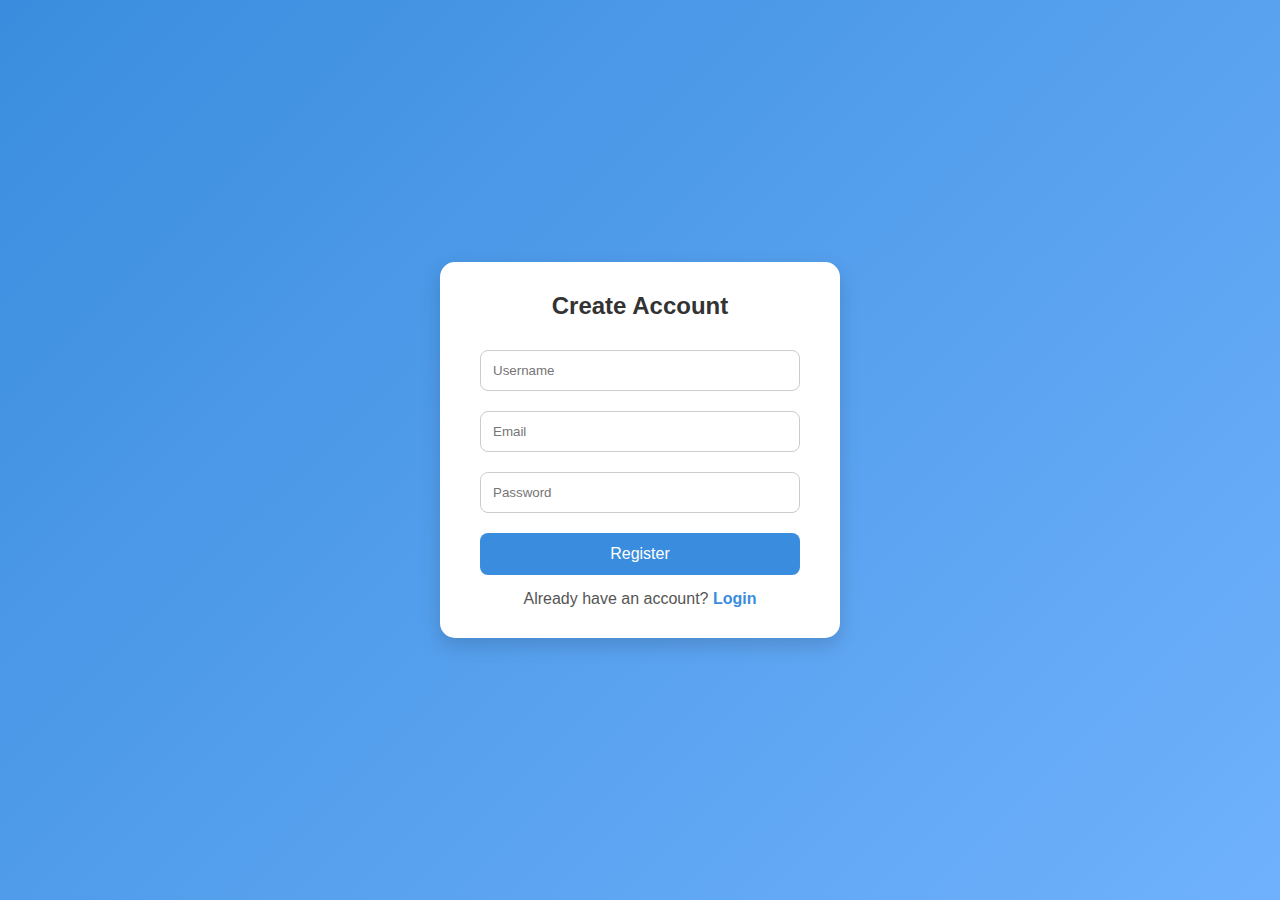
<file: Social media/frontend/register.html>
<!DOCTYPE html>
<html lang="en">
<head>
  <meta charset="UTF-8">
  <title>Register - Social App</title>
  <link rel="stylesheet" href="s.css">
</head>
<body>
  <div class="form-container">
    <h2>Create Account</h2>
    <form id="registerForm">
      <input type="text" placeholder="Username" name="username" required>
      <input type="email" placeholder="Email" name="email" required>
      <input type="password" placeholder="Password" name="password" required>
      <button type="submit">Register</button>
    </form>
    <p class="form-text">Already have an account? <a href="login.html">Login</a></p>
  </div>

  <script>
    const form = document.getElementById('registerForm');
    form.addEventListener('submit', async (e) => {
      e.preventDefault();
      const formData = new FormData(form);
      const data = {
        username: formData.get("username"),
        email: formData.get("email"),
        password: formData.get("password"),
      };
      try {
        const res = await fetch('http://localhost:5000/api/users/register', {
          method: 'POST',
          headers: { 'Content-Type': 'application/json' },
          body: JSON.stringify(data),
        });
        const result = await res.json();
        if (res.ok) {
          alert('Registration successful! Now login.');
          window.location.href = 'login.html';
        } else {
          alert(result.error || 'Registration failed');
        }
      } catch (err) {
        alert('Server error');
      }
    });
  </script>
</body>
</html>
</file>
<file: E-commerce/frontend/style.css>
.custom-navbar {
  background-color: #b6bdfa;
}

#navbarSupportedContent a:hover {
  border-bottom: 2px solid black;
}

section {
  width: 100%;
  min-height: 100vh;
  display: flex;
  justify-content: center;
  align-items: center;
}

#home {
  background: url(h.png);
  background-size: cover;
  background-position: center;
  flex-direction: column;
}

#home h1 {
  font-size: 100px;
  color: #b6bdfa;
  -webkit-text-stroke: 1px black;
  text-shadow: 0px 1px 0px black,
               0px 2px 0px black,
               0px 3px 0px black,
               0px 4px 0px black,
               0px 5px 0px black,
               0px 6px 0px black;
}

#home p {
  font-size: 18px;
}

#women {
  background: #d7bde2;
}

#kids {
  background: lightblue;
}

#men {
  background: #e5e5e5;
}

.box {
  background: #b6bdfa;
  margin-top: 10px;
}

#contact input,
#contact textarea {
  margin: 10px 0px;
}
</file>
<file: Social media/frontend/style.css>
* {
  margin: 0;
  padding: 0;
  box-sizing: border-box;
}
body {
  margin: 0;
  font-family: 'Segoe UI', sans-serif;
  background: linear-gradient(to right, #f9fbff, #e9efff);
  color: #333;
}

.post, .card {
  width: 100%;
  max-width: 650px; /* 🔼 was 500px */
  margin-bottom: 2.5rem; /* 🔼 more space between posts */
  background: #fff;
  border: 1px solid #ddd;
  border-radius: 16px; /* 🔼 smoother rounded corners */
  box-shadow: 0 4px 12px rgba(0, 0, 0, 0.08); /* 🔼 deeper shadow */
  overflow: hidden;
  transition: box-shadow 0.2s ease;
  display: flex;
  flex-direction: column;
  padding: 1.5rem; /* 🆕 adds space inside */
}


.card:hover {
  box-shadow: 0 4px 12px rgba(0,0,0,0.1);
}


/* Top Navbar */
.navbar {
  width: 100%;
  padding: 0.8rem 2rem;
  justify-content: space-between;
}

.navbar .logo {
  font-weight: bold;
  font-size: 1.3rem;
  color: #222;
}

.navbar .nav-right button {
  background: #3897f0;
  color: white;
  padding: 0.4rem 0.8rem;
  border: none;
  border-radius: 6px;
  margin-left: 0.5rem;
  cursor: pointer;
  font-size: 0.9rem;
  transition: background 0.2s ease;
}
.navbar .nav-right button:hover {
  background: #2871c6;
}


/* Upload Card */
.upload-card {
  background: #fff;
  padding: 1.5rem;
  border: 1px solid #dbdbdb;
  border-radius: 8px;
  box-shadow: 0 2px 6px rgba(0,0,0,0.05);
  margin-bottom: 2rem;
}
.upload-card form {
  display: flex;
  flex-direction: column;
  gap: 0.8rem;
}
.upload-card input[type="text"],
.upload-card input[type="file"] {
  padding: 0.6rem;
  border: 1px solid #dbdbdb;
  border-radius: 4px;
  width: 100%;
}
.upload-card button {
  padding: 0.6rem;
  border: none;
  border-radius: 4px;
  background: #3897f0;
  color: #fff;
  font-weight: bold;
  cursor: pointer;
  transition: background .2s;
}
.upload-card button:hover {
  background: #3283dc;
}

/* Feed Grid & Cards */
.container {
  display: flex;
  align-items: flex-start;
  gap: 2rem;
  padding: 1rem 2rem;
}

.feed {
  flex: 1;
}
.profile-sidebar {
  width: 250px;
}


@media(min-width: 700px) {
  .feed {
    grid-template-columns: 1fr 1fr;
  }
}

.post img, .card img {
  width: 100%;
  height: 300px; /* fixed height for all images */
  object-fit: cover;
}
.card-body {
  padding: 1rem;
  display: flex;
  flex-direction: column;
  gap: 0.5rem;
}
.card-body h3 {
  font-size: 1rem;
  margin-bottom: 0.3rem;
}
.card-body p {
  font-size: 0.9rem;
  color: #555;
}
.card-actions {
  display: flex;
  align-items: center;
  gap: 1rem;
  margin-top: 0.5rem;
}
.card-actions button {
  background: none;
  border: none;
  font-size: 1.2rem;
  cursor: pointer;
  transition: color .2s;
  color: #000;
}

/* Comments */
.comments {
  margin-top: 1rem;
  padding-top: 1rem;
  border-top: 1px solid #efefef;
}
.comments p {
  font-size: 0.85rem;
  margin: 0.4rem 0;
}
.comments form {
  display: flex;
  gap: 0.5rem;
  margin-top: 0.5rem;
}
.comments input {
  flex: 1;
  padding: 0.5rem;
  border: 1px solid #dbdbdb;
  border-radius: 4px;
}
.comments button {
  padding: 0.5rem 1rem;
  background: #3897f0;
  border: none;
  border-radius: 4px;
  color: #fff;
  cursor: pointer;
  transition: background .2s;
}
.comments button:hover {
  background: #3283dc;
}

/* Sidebar (Profile) */
.profile-sidebar {
  background: #fff;
  border: 1px solid #dbdbdb;
  border-radius: 8px;
  padding: 1rem;
  text-align: center;
  position: sticky;
  top: 80px;
}
.profile-sidebar img {
  width: 100px;
  height: 100px;
  object-fit: cover;
  border-radius: 50%;
  margin-bottom: 0.8rem;
}
.profile-sidebar h2 {
  font-size: 1.2rem;
  margin-bottom: 0.4rem;
}
.profile-sidebar p {
  font-size: 0.9rem;
  color: #666;
}
.profile-sidebar button {
  margin-top: 1rem;
  padding: 0.5rem 1rem;
  border: 1px solid #dbdbdb;
  background: #fff;
  border-radius: 4px;
  cursor: pointer;
  transition: background .2s;
}
.profile-sidebar button:hover {
  background: #fafafa;
}
</file>
<file: Social media/frontend/s.css>
/* Reset & Font */
* {
  margin: 0;
  padding: 0;
  box-sizing: border-box;
  font-family: "Segoe UI", Tahoma, Geneva, Verdana, sans-serif;
}

body {
  background: linear-gradient(135deg, #3a8dde, #6fb1fc);
  height: 100vh;
  display: flex;
  justify-content: center;
  align-items: center;
}

.form-container {
  background-color: #fff;
  padding: 30px 40px;
  border-radius: 15px;
  box-shadow: 0 8px 20px rgba(0, 0, 0, 0.15);
  width: 100%;
  max-width: 400px;
  text-align: center;
}

h2 {
  margin-bottom: 20px;
  color: #333;
}

form input {
  width: 100%;
  padding: 12px;
  margin: 10px 0;
  border: 1px solid #ccc;
  border-radius: 8px;
  transition: 0.3s;
}

form input:focus {
  border-color: #3a8dde;
  outline: none;
  box-shadow: 0 0 5px rgba(58, 141, 222, 0.4);
}

button {
  width: 100%;
  padding: 12px;
  background-color: #3a8dde;
  color: white;
  border: none;
  border-radius: 8px;
  font-size: 16px;
  cursor: pointer;
  margin-top: 10px;
  transition: background-color 0.3s;
}

button:hover {
  background-color: #2d74b9;
}

.form-text {
  margin-top: 15px;
  color: #555;
}

.form-text a {
  color: #3a8dde;
  text-decoration: none;
  font-weight: bold;
}

.form-text a:hover {
  text-decoration: underline;
}
</file>
